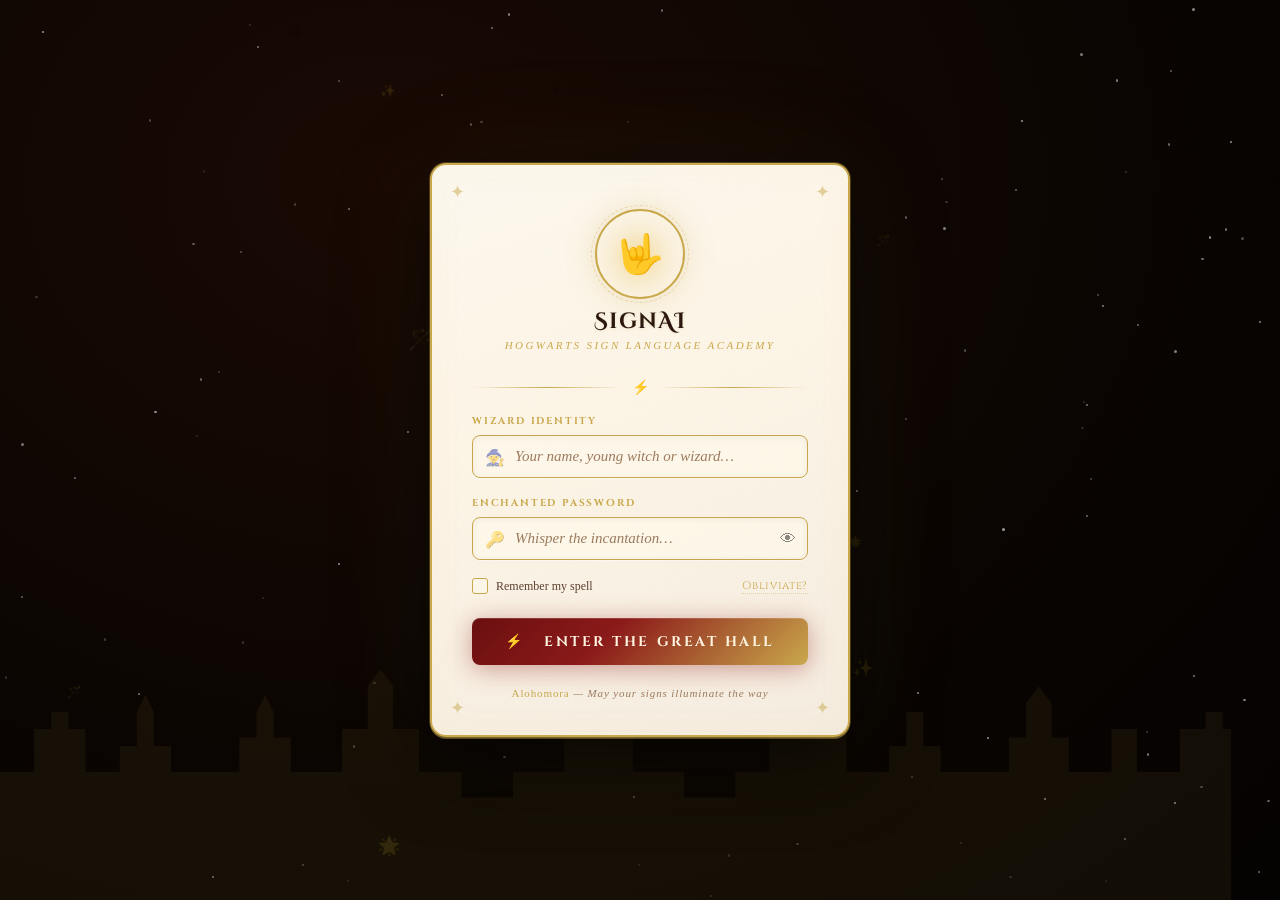
<file: templates/login.html>
<!DOCTYPE html>
<html lang="en">
<head>
<meta charset="UTF-8">
<meta name="viewport" content="width=device-width, initial-scale=1.0, user-scalable=no">
<title>SignAI — The Hogwarts Entrance</title>
<link rel="preconnect" href="https://fonts.googleapis.com">
<link href="https://fonts.googleapis.com/css2?family=Cinzel:wght@400;600;700;900&family=Cinzel+Decorative:wght@400;700;900&family=IM+Fell+English:ital@0;1&display=swap" rel="stylesheet">
<style>
/* ═══════════════════════════════════════════════════
   SignAI — Hogwarts Login  |  Magical Light Theme
   ═══════════════════════════════════════════════════ */

*, *::before, *::after { box-sizing: border-box; margin: 0; padding: 0; }

:root {
  --gold:    #c9a84c;
  --gold2:   #f0c040;
  --crimson: #8b1a1a;
  --navy:    #1a1f5e;
  --parch:   #fdf8ef;
  --parch2:  #f5ede0;
  --ink:     #2c1810;
  --ink2:    #5c3d2e;
  --ink3:    #9c7a5e;
}

html, body {
  height: 100%;
  font-family: 'IM Fell English', serif;
  overflow: hidden;
}

body {
  background: radial-gradient(ellipse at 30% 20%, #1a0a04 0%, #0a0502 60%, #050202 100%);
  display: flex;
  align-items: center;
  justify-content: center;
  min-height: 100vh;
  position: relative;
}

/* ── Starfield ─────────────────────────────────────── */
.stars {
  position: fixed;
  inset: 0;
  overflow: hidden;
  pointer-events: none;
  z-index: 0;
}
.star {
  position: absolute;
  width: 2px; height: 2px;
  background: #fff;
  border-radius: 50%;
  animation: twinkle var(--d, 3s) ease-in-out var(--del, 0s) infinite;
}
@keyframes twinkle {
  0%, 100% { opacity: 0.1; transform: scale(1); }
  50%       { opacity: 0.9; transform: scale(1.6); }
}

/* Golden shooting star */
.shooting-star {
  position: fixed;
  top: 10%;
  left: -10%;
  width: 180px; height: 1px;
  background: linear-gradient(to right, transparent, var(--gold2), transparent);
  animation: shoot 6s ease-in-out 2s infinite;
  z-index: 0;
  opacity: 0;
}
@keyframes shoot {
  0%   { opacity: 0; transform: translate(0, 0) rotate(20deg); }
  10%  { opacity: 1; }
  40%  { opacity: 0; transform: translate(120vw, 40vh) rotate(20deg); }
  100% { opacity: 0; }
}

/* ── Floating magical particles ────────────────────── */
.particles { position: fixed; inset: 0; pointer-events: none; z-index: 0; }
.particle {
  position: absolute;
  font-size: var(--fs, 16px);
  animation: drift var(--d, 8s) ease-in-out var(--del, 0s) infinite;
  opacity: 0.12;
  filter: blur(0.5px);
}
@keyframes drift {
  0%, 100% { transform: translateY(0) rotate(0deg); opacity: 0.08; }
  33%       { transform: translateY(-30px) rotate(180deg); opacity: 0.2; }
  66%       { transform: translateY(10px) rotate(-90deg); opacity: 0.12; }
}

/* ── Castle silhouette ─────────────────────────────── */
.castle-bg {
  position: fixed;
  bottom: 0; left: 0; right: 0;
  height: 38vh;
  pointer-events: none;
  z-index: 0;
  opacity: 0.07;
}

/* ── MAIN CARD ─────────────────────────────────────── */
.card-wrapper {
  position: relative;
  z-index: 10;
  perspective: 1000px;
  animation: cardAppear 1.2s cubic-bezier(0.34, 1.56, 0.64, 1) both;
}
@keyframes cardAppear {
  from { opacity: 0; transform: translateY(40px) rotateX(8deg) scale(0.94); }
  to   { opacity: 1; transform: translateY(0) rotateX(0) scale(1); }
}

.card {
  width: 420px;
  background: linear-gradient(160deg, var(--parch) 0%, #fdf5e6 40%, var(--parch2) 100%);
  border: 2px solid var(--gold);
  border-radius: 16px;
  padding: 44px 40px 36px;
  position: relative;
  box-shadow:
    0 0 0 1px rgba(201,168,76,.3),
    0 2px 0 0 rgba(201,168,76,.4),
    0 20px 80px rgba(0,0,0,.8),
    0 0 120px rgba(201,168,76,.1),
    inset 0 0 40px rgba(201,168,76,.04);
}

/* Parchment texture */
.card::before {
  content: '';
  position: absolute;
  inset: 0;
  border-radius: 14px;
  background-image: url("data:image/svg+xml,%3Csvg xmlns='http://www.w3.org/2000/svg' width='200' height='200'%3E%3Cfilter id='n'%3E%3CfeTurbulence type='fractalNoise' baseFrequency='0.9' numOctaves='4' stitchTiles='stitch'/%3E%3CfeColorMatrix type='saturate' values='0'/%3E%3C/filter%3E%3Crect width='200' height='200' filter='url(%23n)' opacity='0.05'/%3E%3C/svg%3E");
  pointer-events: none;
  opacity: 0.6;
}

/* Corner runes */
.card::after {
  content: '✦';
  position: absolute;
  font-size: 18px;
  color: var(--gold);
  opacity: .5;
  bottom: 16px; right: 18px;
}

.corner-rune {
  position: absolute;
  font-size: 18px;
  color: var(--gold);
  opacity: .5;
}
.corner-rune.tl { top: 16px; left: 18px; }
.corner-rune.tr { top: 16px; right: 18px; }
.corner-rune.bl { bottom: 16px; left: 18px; }

/* ── Crest / Emblem ─────────────────────────────────── */
.crest {
  text-align: center;
  margin-bottom: 28px;
  position: relative;
}
.crest-ring {
  width: 90px; height: 90px;
  border: 2px solid var(--gold);
  border-radius: 50%;
  margin: 0 auto 10px;
  display: flex; align-items: center; justify-content: center;
  background: radial-gradient(circle, rgba(201,168,76,.12) 0%, transparent 70%);
  box-shadow: 0 0 30px rgba(201,168,76,.25), inset 0 0 20px rgba(201,168,76,.05);
  position: relative;
  animation: rotateSlow 20s linear infinite;
}
.crest-ring::before {
  content: '';
  position: absolute;
  inset: -6px;
  border: 1px dashed rgba(201,168,76,.3);
  border-radius: 50%;
  animation: rotateSlow 30s linear reverse infinite;
}
@keyframes rotateSlow {
  from { transform: rotate(0deg); }
  to   { transform: rotate(360deg); }
}
.crest-emoji {
  font-size: 38px;
  filter: drop-shadow(0 0 16px rgba(240,192,64,.7));
  animation: rotateSlow 20s linear reverse infinite; /* counter-rotate to stay upright */
}

.crest-title {
  font-family: 'Cinzel Decorative', serif;
  font-size: 22px;
  font-weight: 700;
  color: var(--ink);
  letter-spacing: .06em;
  text-shadow: 0 1px 3px rgba(201,168,76,.2);
  line-height: 1.2;
}
.crest-subtitle {
  font-family: 'IM Fell English', serif;
  font-size: 11px;
  color: var(--gold);
  letter-spacing: .22em;
  text-transform: uppercase;
  margin-top: 4px;
  font-style: italic;
}

/* Divider */
.divider {
  display: flex; align-items: center; gap: 10px;
  margin: 18px 0;
}
.divider-line { flex: 1; height: 1px; background: linear-gradient(to right, transparent, var(--gold), transparent); }
.divider-glyph { color: var(--gold); font-size: 14px; }

/* ── Form ─────────────────────────────────────────── */
.form-group {
  margin-bottom: 18px;
  position: relative;
}
.form-label {
  display: block;
  font-family: 'Cinzel', serif;
  font-size: 10px;
  font-weight: 700;
  text-transform: uppercase;
  letter-spacing: .18em;
  color: var(--gold);
  margin-bottom: 7px;
}
.input-wrap {
  position: relative;
}
.input-icon {
  position: absolute;
  left: 13px; top: 50%;
  transform: translateY(-50%);
  font-size: 16px;
  opacity: .5;
  pointer-events: none;
}
.form-input {
  width: 100%;
  padding: 12px 14px 12px 42px;
  background: rgba(255,250,235,.7);
  border: 1.5px solid var(--gold);
  border-radius: 8px;
  font-family: 'IM Fell English', serif;
  font-size: 15px;
  color: var(--ink);
  outline: none;
  transition: all .25s;
  box-shadow: inset 0 1px 6px rgba(44,24,16,.06), 0 1px 0 rgba(255,255,255,.5);
}
.form-input:focus {
  border-color: var(--crimson);
  box-shadow:
    inset 0 1px 6px rgba(44,24,16,.06),
    0 0 0 3px rgba(201,168,76,.2),
    0 0 20px rgba(201,168,76,.1);
  background: rgba(255,252,240,.95);
}
.form-input::placeholder { color: var(--ink3); font-style: italic; }

/* Eye toggle */
.eye-btn {
  position: absolute;
  right: 12px; top: 50%;
  transform: translateY(-50%);
  background: none; border: none;
  cursor: pointer; font-size: 16px;
  opacity: .45;
  transition: opacity .2s;
}
.eye-btn:hover { opacity: .8; }

/* Remember row */
.remember-row {
  display: flex;
  align-items: center;
  justify-content: space-between;
  margin-bottom: 24px;
}
.check-label {
  display: flex; align-items: center; gap: 8px;
  cursor: pointer;
  font-size: 12px;
  color: var(--ink2);
}
.check-label input[type="checkbox"] { display: none; }
.check-box {
  width: 16px; height: 16px;
  border: 1.5px solid var(--gold);
  border-radius: 3px;
  background: rgba(255,250,235,.7);
  display: flex; align-items: center; justify-content: center;
  transition: all .2s;
  font-size: 11px;
}
.check-label input:checked ~ .check-box {
  background: var(--gold);
  color: #fff5e0;
}
.forgot-link {
  font-size: 11px;
  color: var(--gold);
  text-decoration: none;
  font-family: 'Cinzel', serif;
  letter-spacing: .06em;
  border-bottom: 1px dotted rgba(201,168,76,.4);
  transition: all .2s;
}
.forgot-link:hover { color: var(--crimson); border-bottom-color: var(--crimson); }

/* ── Login Button ──────────────────────────────────── */
.btn-login {
  width: 100%;
  padding: 14px 24px;
  background: linear-gradient(135deg, #6b0f0f 0%, #8b1a1a 40%, #c9a84c 100%);
  border: none;
  border-radius: 8px;
  font-family: 'Cinzel', serif;
  font-size: 14px;
  font-weight: 700;
  letter-spacing: .18em;
  color: #fff5e0;
  cursor: pointer;
  transition: all .3s;
  position: relative;
  overflow: hidden;
  box-shadow: 0 4px 24px rgba(139,26,26,.4), 0 1px 0 rgba(255,255,255,.15) inset;
  text-transform: uppercase;
}
.btn-login::before {
  content: '';
  position: absolute;
  inset: 0;
  background: linear-gradient(to right, transparent, rgba(255,255,255,.1), transparent);
  transform: translateX(-100%);
  transition: transform .5s;
}
.btn-login:hover {
  box-shadow: 0 8px 40px rgba(201,168,76,.4), 0 4px 24px rgba(139,26,26,.5);
  transform: translateY(-2px);
}
.btn-login:hover::before { transform: translateX(100%); }
.btn-login:active { transform: translateY(0); }

/* Magic sparkles on hover */
.btn-login .sparkle {
  position: absolute;
  pointer-events: none;
  font-size: 14px;
  animation: sparkleAnim .6s ease forwards;
}
@keyframes sparkleAnim {
  0%   { opacity: 1; transform: scale(0) rotate(0deg); }
  50%  { opacity: 1; transform: scale(1.5) rotate(180deg); }
  100% { opacity: 0; transform: scale(0) rotate(360deg) translate(30px, -30px); }
}

/* ── Footer text ──────────────────────────────────── */
.card-footer {
  margin-top: 22px;
  text-align: center;
}
.footer-latin {
  font-size: 11px;
  color: var(--ink3);
  font-style: italic;
  letter-spacing: .08em;
}
.footer-latin span {
  color: var(--gold);
  font-style: normal;
}

/* ── Error message ──────────────────────────────────── */
.error-msg {
  display: none;
  background: rgba(139,26,26,.1);
  border: 1px solid rgba(139,26,26,.3);
  border-radius: 6px;
  padding: 8px 14px;
  font-size: 12px;
  color: var(--crimson);
  margin-bottom: 14px;
  font-style: italic;
  animation: shakeErr .4s ease;
}
@keyframes shakeErr {
  0%, 100% { transform: translateX(0); }
  20%, 60% { transform: translateX(-6px); }
  40%, 80% { transform: translateX(6px); }
}

/* ── Loading state ──────────────────────────────────── */
.loading-overlay {
  display: none;
  position: fixed;
  inset: 0;
  background: rgba(10,5,2,.85);
  backdrop-filter: blur(6px);
  z-index: 100;
  align-items: center;
  justify-content: center;
  flex-direction: column;
  gap: 20px;
}
.loading-overlay.show { display: flex; }
.loading-emoji {
  font-size: 52px;
  animation: floatGlyph 1.5s ease-in-out infinite;
}
@keyframes floatGlyph {
  0%,100% { transform: translateY(0) rotate(-5deg); }
  50%      { transform: translateY(-12px) rotate(5deg); }
}
.loading-text {
  font-family: 'Cinzel', serif;
  font-size: 16px;
  color: var(--gold2);
  letter-spacing: .2em;
  text-transform: uppercase;
  animation: shimmer 2s ease-in-out infinite;
}
.loading-dots::after {
  content: '';
  animation: dots 1.5s steps(4, end) infinite;
}
@keyframes dots {
  0%   { content: ''; }
  25%  { content: '.'; }
  50%  { content: '..'; }
  75%  { content: '...'; }
  100% { content: ''; }
}
@keyframes shimmer {
  0%, 100% { opacity: .7; }
  50% { opacity: 1; text-shadow: 0 0 20px rgba(240,192,64,.8); }
}

/* responsiveness */
@media (max-width: 480px) {
  .card { width: 90vw; padding: 32px 24px 28px; margin: 0 16px; }
  .crest-title { font-size: 18px; }
  .btn-login { font-size: 12px; padding: 12px 16px; }
  .form-input { font-size: 14px; padding: 10px 12px 10px 38px; }
}
</style>
</head>
<body>

<!-- Stars -->
<div class="stars" id="stars"></div>
<div class="shooting-star"></div>

<!-- Magical particles -->
<div class="particles" id="particles"></div>

<!-- Castle SVG silhouette -->
<svg class="castle-bg" viewBox="0 0 1440 400" xmlns="http://www.w3.org/2000/svg" fill="#c9a84c">
  <path d="M0,400 L0,250 L40,250 L40,200 L60,200 L60,180 L80,180 L80,200 L100,200 L100,250
           L140,250 L140,220 L160,220 L160,180 L170,160 L180,180 L180,220 L200,220
           L200,250 L280,250 L280,210 L300,210 L300,180 L310,160 L320,180 L320,210 L340,210
           L340,250 L400,250 L400,200 L430,200 L430,150 L445,130 L460,150 L460,200 L490,200
           L490,250 L540,250 L540,280 L600,280 L600,250 L660,250 L660,200 L680,200 L680,170
           L700,150 L720,170 L720,200 L740,200 L740,250 L800,250 L800,280 L860,280 L860,250
           L900,250 L900,200 L930,200 L930,160 L945,140 L960,160 L960,200 L990,200 L990,250
           L1040,250 L1040,220 L1060,220 L1060,180 L1080,180 L1080,220 L1100,220 L1100,250
           L1180,250 L1180,210 L1200,210 L1200,170 L1215,150 L1230,170 L1230,210 L1250,210
           L1250,250 L1300,250 L1300,200 L1330,200 L1330,250 L1380,250 L1380,200 L1410,200
           L1410,180 L1430,180 L1430,200 L1440,200 L1440,400 Z"/>
</svg>

<!-- Loading overlay -->
<div class="loading-overlay" id="loadingOverlay">
  <div class="loading-emoji">🧙‍♂️</div>
  <div class="loading-text">Entering the Great Hall<span class="loading-dots"></span></div>
</div>

<!-- LOGIN CARD -->
<div class="card-wrapper">
  <div class="card">
    <span class="corner-rune tl">✦</span>
    <span class="corner-rune tr">✦</span>
    <span class="corner-rune bl">✦</span>

    <!-- Crest -->
    <div class="crest">
      <div class="crest-ring">
        <span class="crest-emoji">🤟</span>
      </div>
      <div class="crest-title">SignAI</div>
      <div class="crest-subtitle">Hogwarts Sign Language Academy</div>
    </div>

    <div class="divider">
      <div class="divider-line"></div>
      <span class="divider-glyph">⚡</span>
      <div class="divider-line"></div>
    </div>

    <!-- Error message -->
    <div class="error-msg" id="errorMsg">
      🔮 The Room of Requirement denies entry. Check your credentials.
    </div>

    <!-- Form -->
    <form id="loginForm">
      <div class="form-group">
        <label class="form-label" for="username">Wizard Identity</label>
        <div class="input-wrap">
          <span class="input-icon">🧙</span>
          <input
            class="form-input"
            type="text"
            id="username"
            placeholder="Your name, young witch or wizard…"
            autocomplete="username"
            required
          >
        </div>
      </div>

      <div class="form-group">
        <label class="form-label" for="password">Enchanted Password</label>
        <div class="input-wrap">
          <span class="input-icon">🔑</span>
          <input
            class="form-input"
            type="password"
            id="password"
            placeholder="Whisper the incantation…"
            autocomplete="current-password"
            required
          >
          <button type="button" class="eye-btn" id="eyeBtn" aria-label="Toggle password visibility">👁</button>
        </div>
      </div>

      <div class="remember-row">
        <label class="check-label">
          <input type="checkbox" id="remember">
          <span class="check-box" id="checkBox">✓</span>
          Remember my spell
        </label>
        <a href="#" class="forgot-link" id="forgotLink">Obliviate?</a>
      </div>

      <button type="submit" class="btn-login" id="loginBtn">
        ⚡ &nbsp; Enter the Great Hall
      </button>
    </form>

    <div class="card-footer">
      <div class="footer-latin">
        <span>Alohomora</span> — May your signs illuminate the way
      </div>
    </div>
  </div>
</div>

<script>
// ── Generate stars ─────────────────────────────────
const starsEl = document.getElementById('stars');
for (let i = 0; i < 120; i++) {
  const s = document.createElement('div');
  s.className = 'star';
  s.style.cssText = `
    left: ${Math.random()*100}%;
    top:  ${Math.random()*100}%;
    --d:  ${2 + Math.random()*4}s;
    --del: ${Math.random()*5}s;
    width:  ${Math.random() > .7 ? 3 : 2}px;
    height: ${Math.random() > .7 ? 3 : 2}px;
    opacity: ${0.1 + Math.random()*0.5};
  `;
  starsEl.appendChild(s);
}

// ── Generate particles ─────────────────────────────
const PARTICLES = ['✨','⚡','🌟','✦','★','◆','🔮','🪄'];
const particlesEl = document.getElementById('particles');
for (let i = 0; i < 18; i++) {
  const p = document.createElement('div');
  p.className = 'particle';
  p.textContent = PARTICLES[Math.floor(Math.random()*PARTICLES.length)];
  p.style.cssText = `
    left: ${Math.random()*100}%;
    top:  ${Math.random()*100}%;
    --fs:  ${10 + Math.random()*14}px;
    --d:   ${6 + Math.random()*10}s;
    --del: ${Math.random()*8}s;
  `;
  particlesEl.appendChild(p);
}

// ── Checkbox visual ──────────────────────────────
const rememberCheck = document.getElementById('remember');
const checkBoxSpan = document.getElementById('checkBox');
rememberCheck.addEventListener('change', () => {
  if (rememberCheck.checked) {
    checkBoxSpan.style.display = 'flex';
    checkBoxSpan.textContent = '✓';
  } else {
    checkBoxSpan.textContent = '';
  }
});
checkBoxSpan.textContent = '';

function togglePassword() {
  const input = document.getElementById('password');
  const btn   = document.getElementById('eyeBtn');
  if (input.type === 'password') {
    input.type = 'text';
    btn.textContent = '🙈';
  } else {
    input.type = 'password';
    btn.textContent = '👁';
  }
}
document.getElementById('eyeBtn').addEventListener('click', togglePassword);

// ── Sparkle effect on button hover ───────────────
const loginBtn = document.getElementById('loginBtn');
loginBtn.addEventListener('mouseenter', function(e) {
  for (let i = 0; i < 5; i++) {
    const spark = document.createElement('span');
    spark.className = 'sparkle';
    const sparkIcons = ['✨','⚡','✦','★','💫'];
    spark.textContent = sparkIcons[Math.floor(Math.random() * sparkIcons.length)];
    spark.style.cssText = `
      left: ${10 + Math.random() * 80}%;
      top:  ${10 + Math.random() * 80}%;
      position: absolute;
    `;
    this.appendChild(spark);
    setTimeout(() => spark.remove(), 700);
  }
});

// ── floating "forgot link" message (just playful) ──
document.getElementById('forgotLink').addEventListener('click', (e) => {
  e.preventDefault();
  const errBox = document.getElementById('errorMsg');
  errBox.style.display = 'block';
  errBox.innerHTML = '🪄 *POOF* Memory charm not needed. The password is "expelliarmus" (or so the portraits whisper).';
  errBox.style.animation = 'none';
  errBox.offsetHeight;
  errBox.style.animation = '';
  setTimeout(() => {
    if(errBox.innerHTML.includes("expelliarmus")) {
      setTimeout(() => { if(errBox.style.display === 'block') errBox.style.display = 'none'; }, 4000);
    }
  }, 100);
});

// ── AUTHENTICATION HANDLER (direct fetch to Flask backend) ──
//   This matches the Flask route /login (POST) and respects session.
//   After success it redirects to /home where index.html is served.
async function handleLogin(event) {
  event.preventDefault();

  const username = document.getElementById('username').value.trim();
  const password = document.getElementById('password').value;
  const errEl = document.getElementById('errorMsg');
  
  if (!username || !password) {
    errEl.style.display = 'block';
    errEl.innerHTML = '🔮 Both Wizard Identity and Enchanted Password are required.';
    errEl.style.animation = 'none';
    errEl.offsetHeight;
    errEl.style.animation = '';
    return;
  }
  
  // Show loading overlay without hiding errors yet
  const loadingOverlay = document.getElementById('loadingOverlay');
  loadingOverlay.classList.add('show');
  
  try {
    // Prepare form-urlencoded data as Flask expects
    const formData = new URLSearchParams();
    formData.append('username', username);
    formData.append('password', password);
    
    const response = await fetch('/login', {
      method: 'POST',
      headers: {
        'Content-Type': 'application/x-www-form-urlencoded',
      },
      body: formData.toString(),
      credentials: 'same-origin'  // include cookies / session
    });
    
    if (response.ok) {
      // success – redirect to home (index dashboard)
      // Keep loading overlay visible during redirect
      window.location.href = '/home';
    } else {
      // authentication failed (401 or other)
      loadingOverlay.classList.remove('show');
      errEl.style.display = 'block';
      errEl.innerHTML = '🔮 The Sorting Hat hesitates... wrong identity or spell. Try "wizard" / "expelliarmus".';
      errEl.style.animation = 'none';
      errEl.offsetHeight;
      errEl.style.animation = '';
    }
  } catch (error) {
    console.error('Login fetch error:', error);
    loadingOverlay.classList.remove('show');
    errEl.style.display = 'block';
    errEl.innerHTML = '⚠️ The Owl Post is delayed. Cannot reach the Great Hall. Make sure the Flask server is running.';
    errEl.style.animation = 'none';
    errEl.offsetHeight;
    errEl.style.animation = '';
  }
}

// Attach login handler to form
const form = document.getElementById('loginForm');
form.addEventListener('submit', handleLogin);

// Optional: retain last remembered wizard id if "remember spell" is used earlier
if (localStorage.getItem('saved_username') && localStorage.getItem('remember_spell') === 'true') {
  const savedUser = localStorage.getItem('saved_username');
  if (savedUser) {
    document.getElementById('username').value = savedUser;
    rememberCheck.checked = true;
    checkBoxSpan.textContent = '✓';
    checkBoxSpan.style.display = 'flex';
  }
}

rememberCheck.addEventListener('change', () => {
  const usernameInput = document.getElementById('username').value.trim();
  if (rememberCheck.checked && usernameInput) {
    localStorage.setItem('saved_username', usernameInput);
    localStorage.setItem('remember_spell', 'true');
  } else if (!rememberCheck.checked) {
    localStorage.removeItem('saved_username');
    localStorage.setItem('remember_spell', 'false');
  }
});

// Save username when changed if remember is on
document.getElementById('username').addEventListener('change', () => {
  if (rememberCheck.checked) {
    const newUser = document.getElementById('username').value.trim();
    if (newUser) localStorage.setItem('saved_username', newUser);
    else localStorage.removeItem('saved_username');
  }
});

// Additional: prefill any demo hint for convenience (not auto filling secret)
console.log("✨ SignAI — Magical login ready. Use wizard/expelliarmus to enter the AI Sign Language chamber.");
</script>
</body>
</html>
</file>
